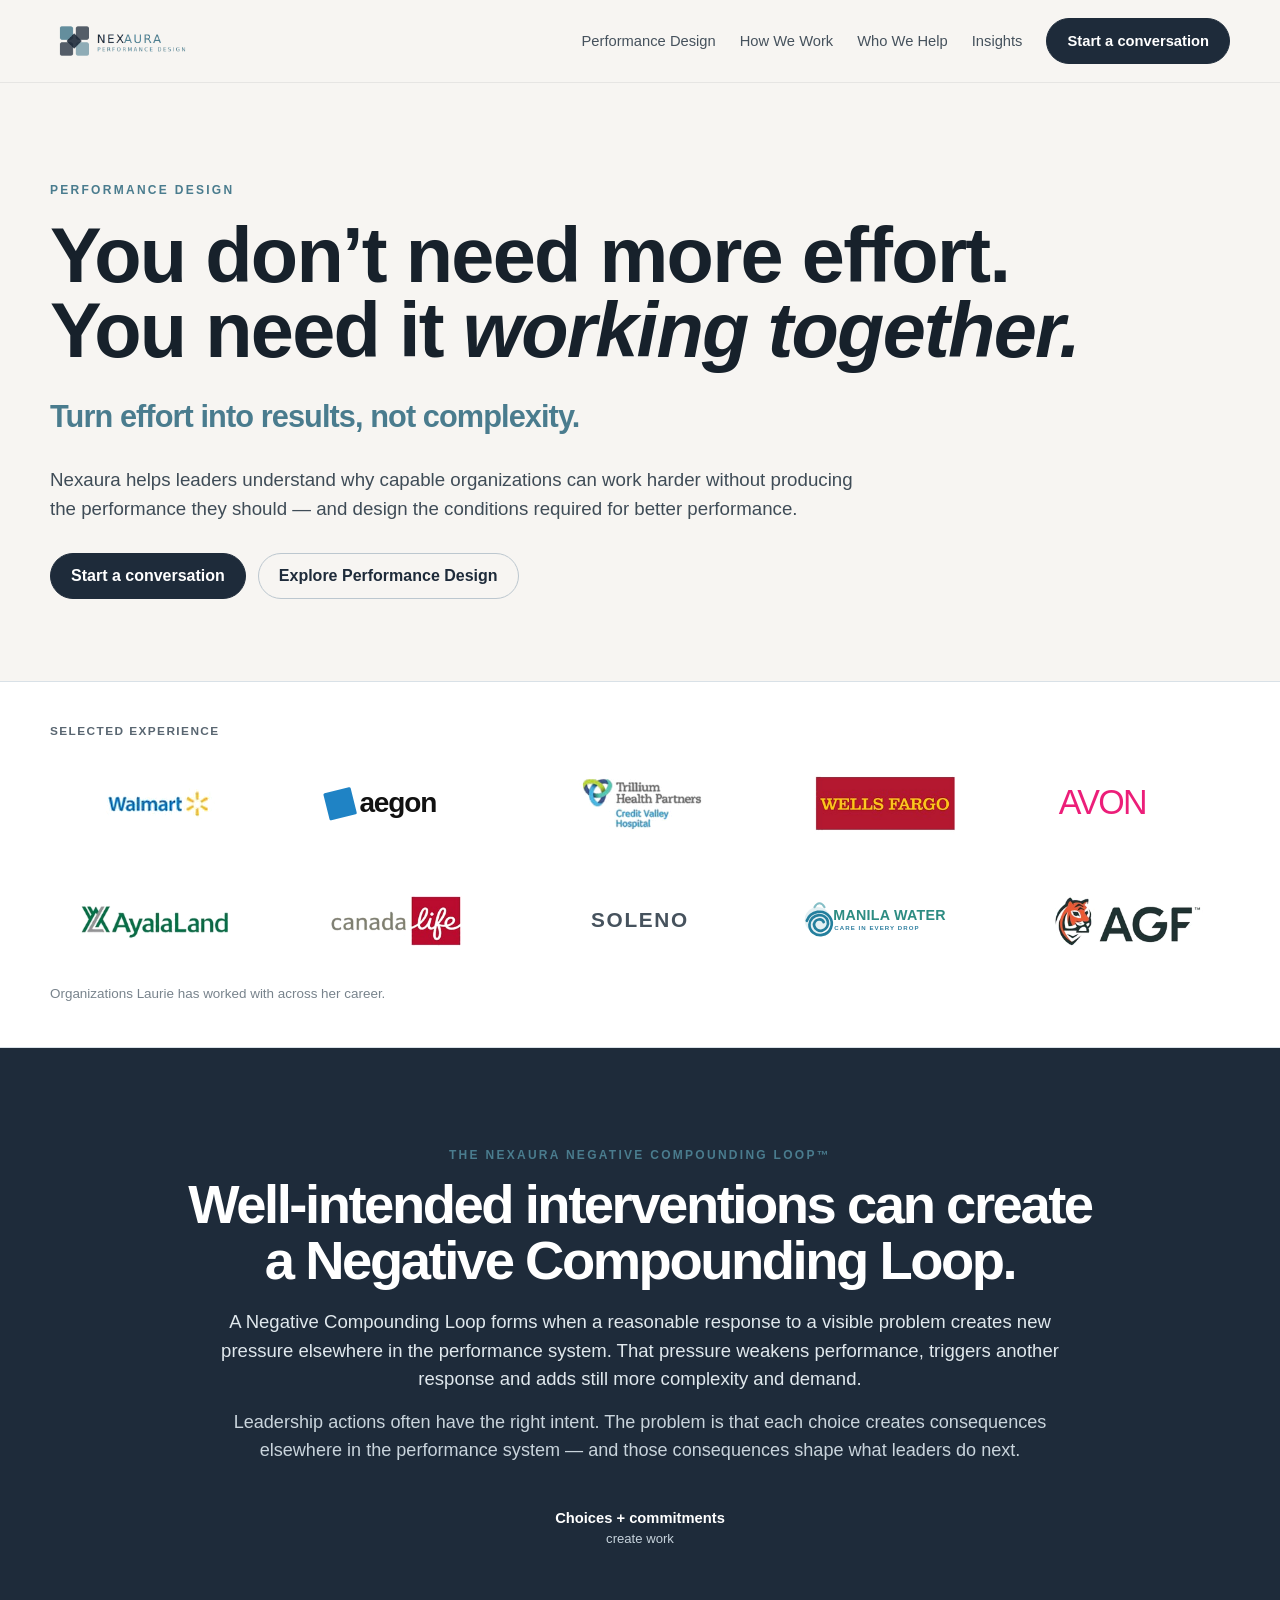
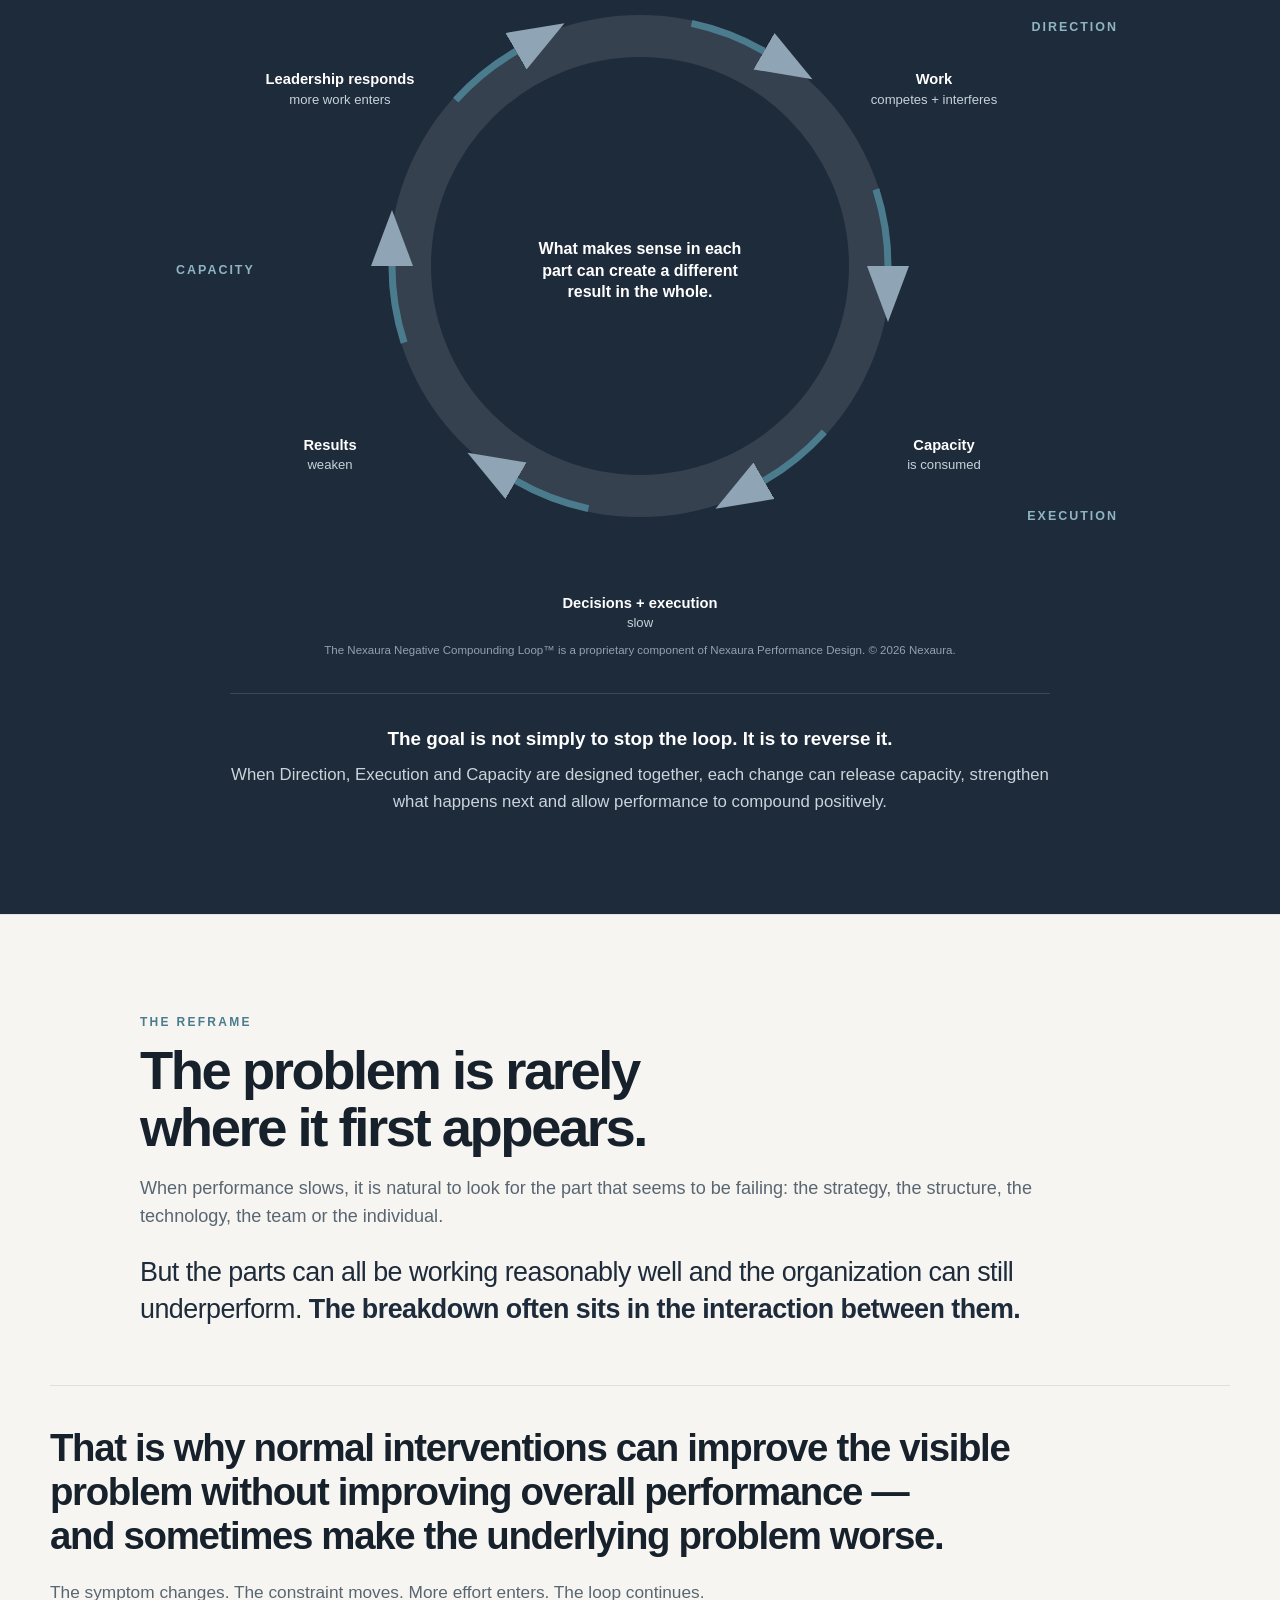
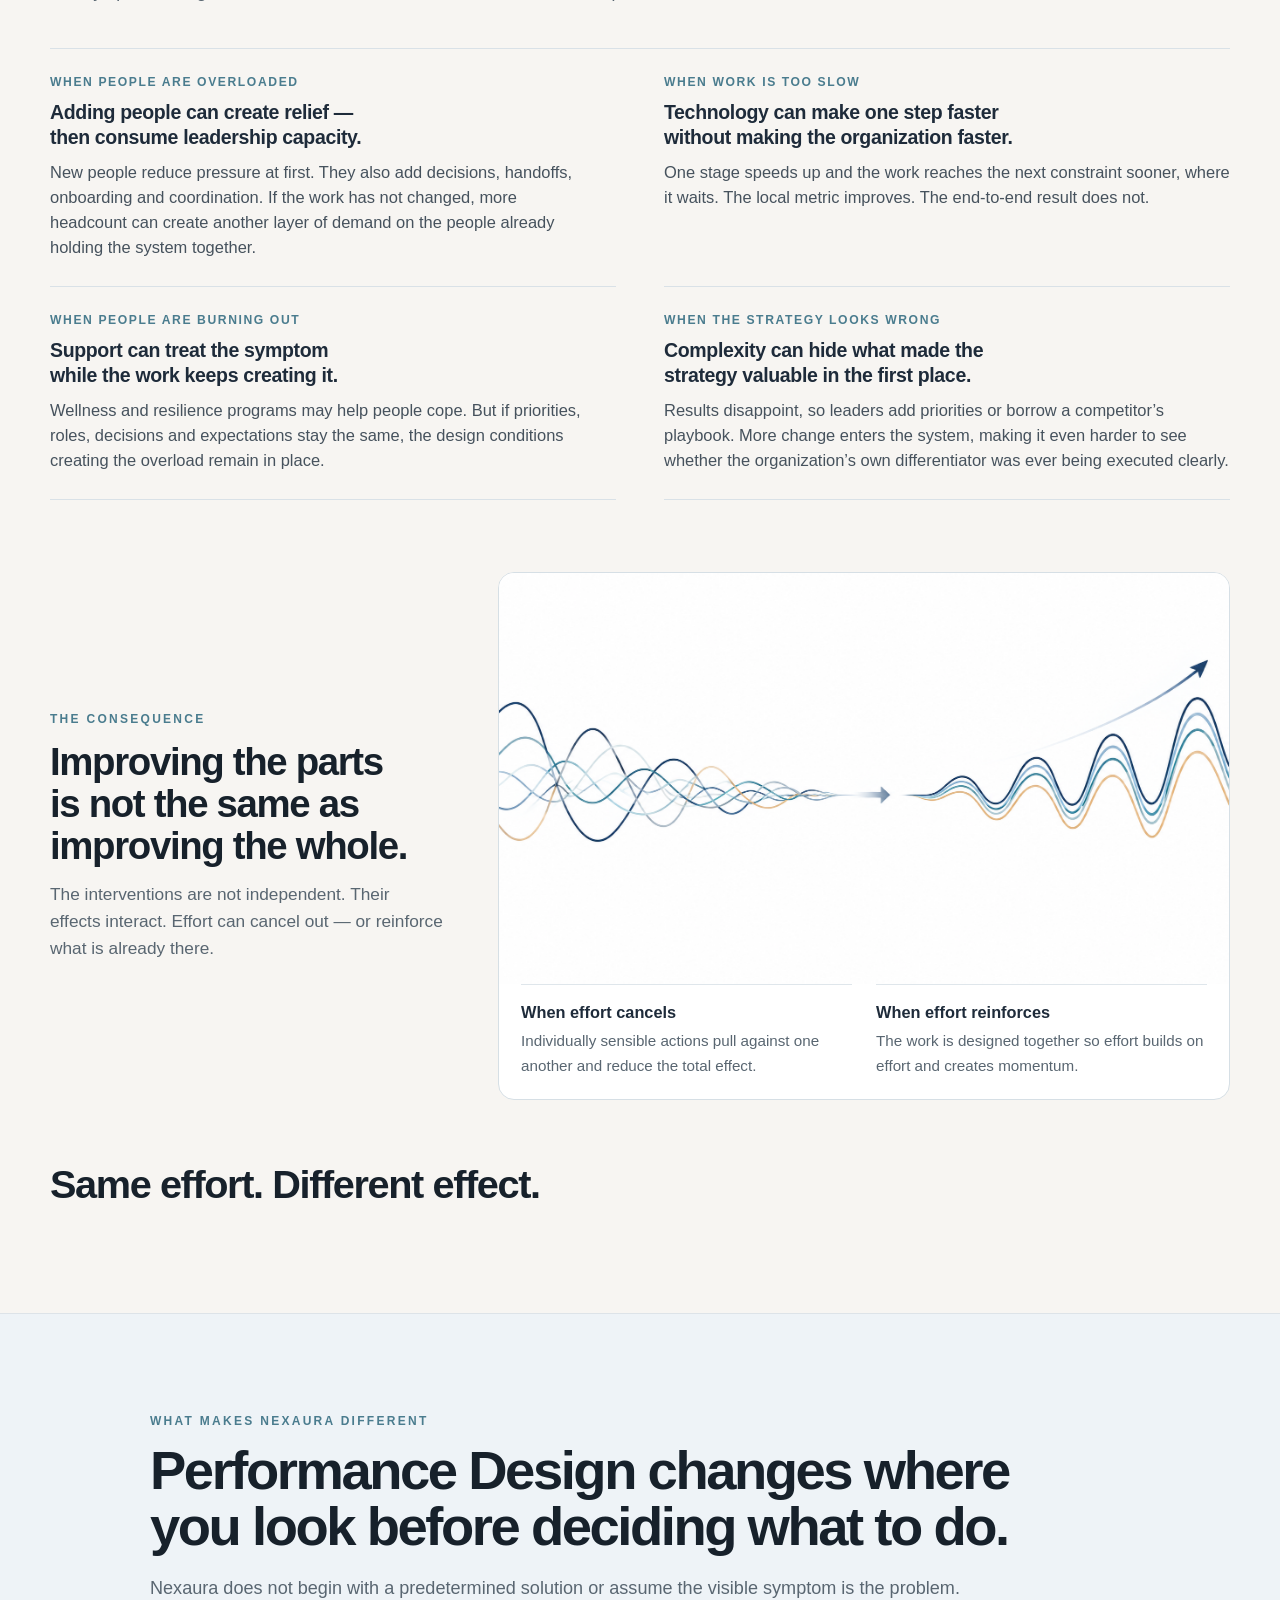
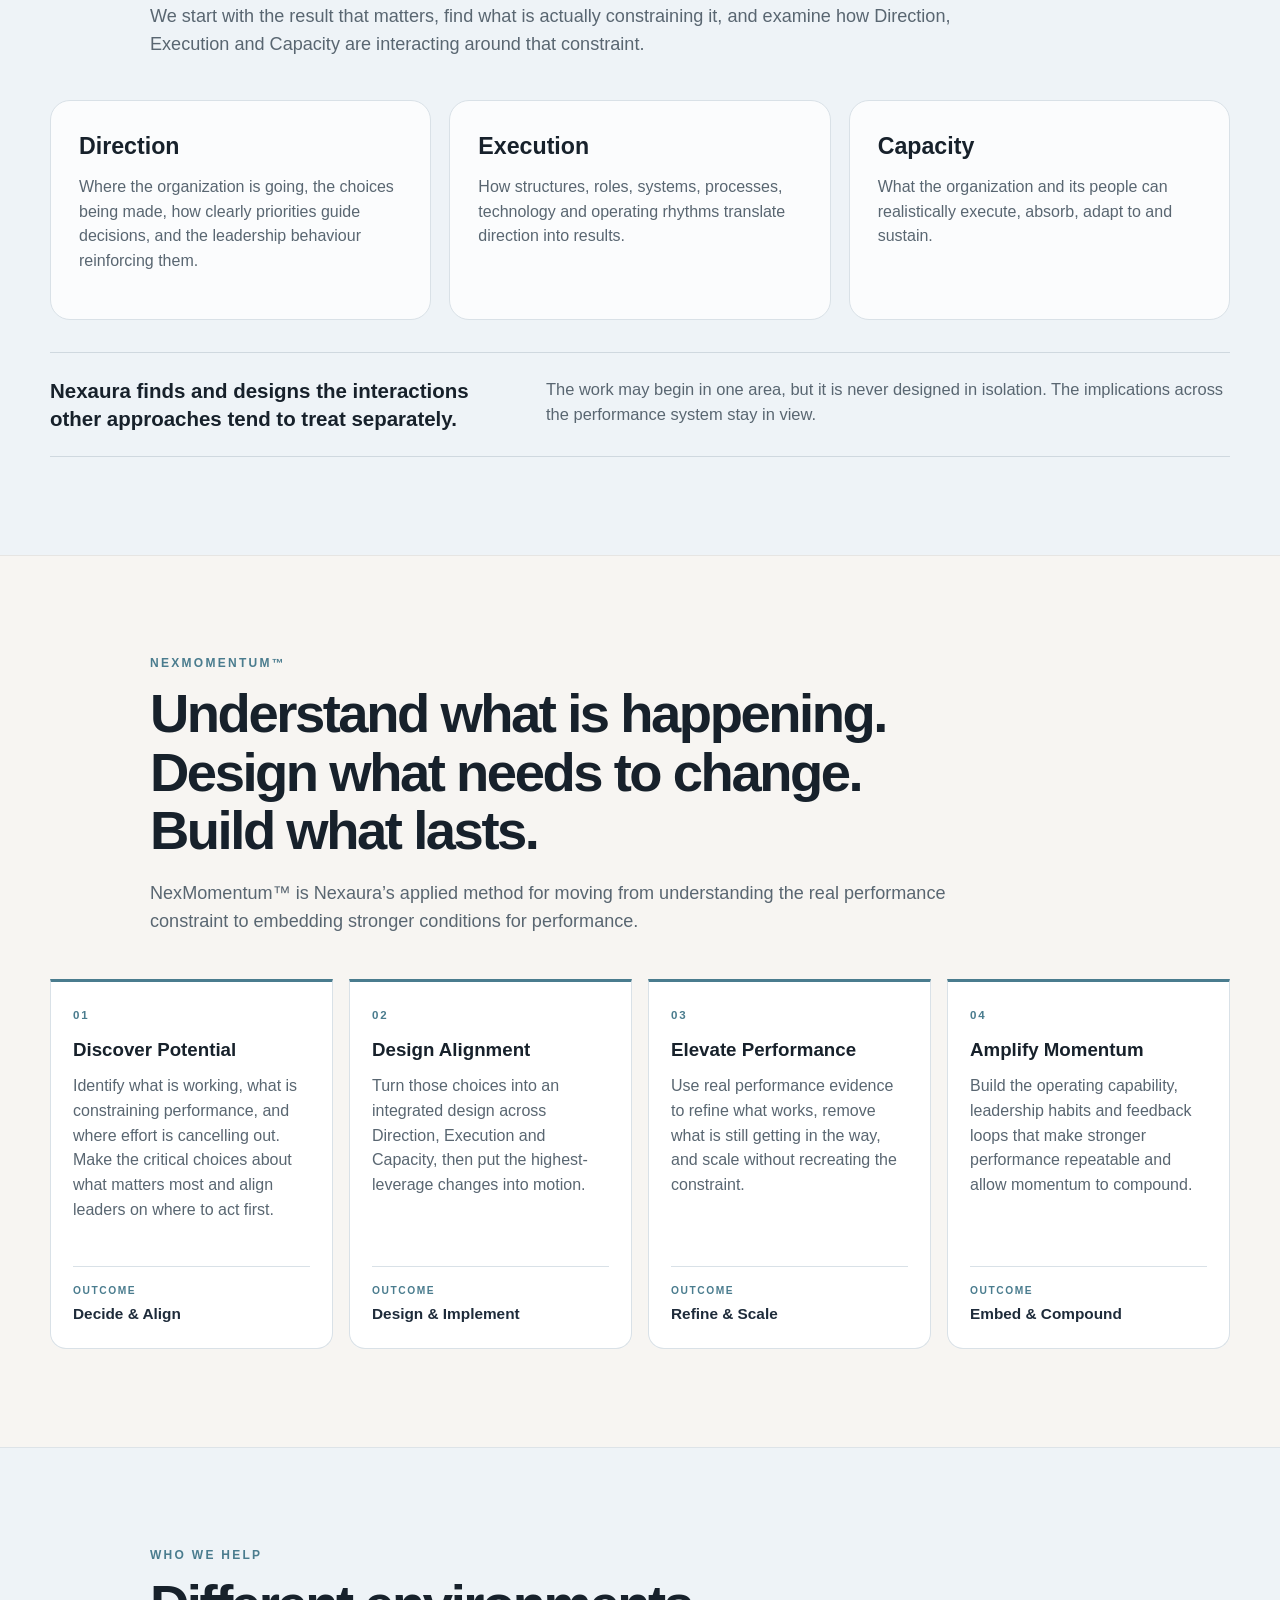
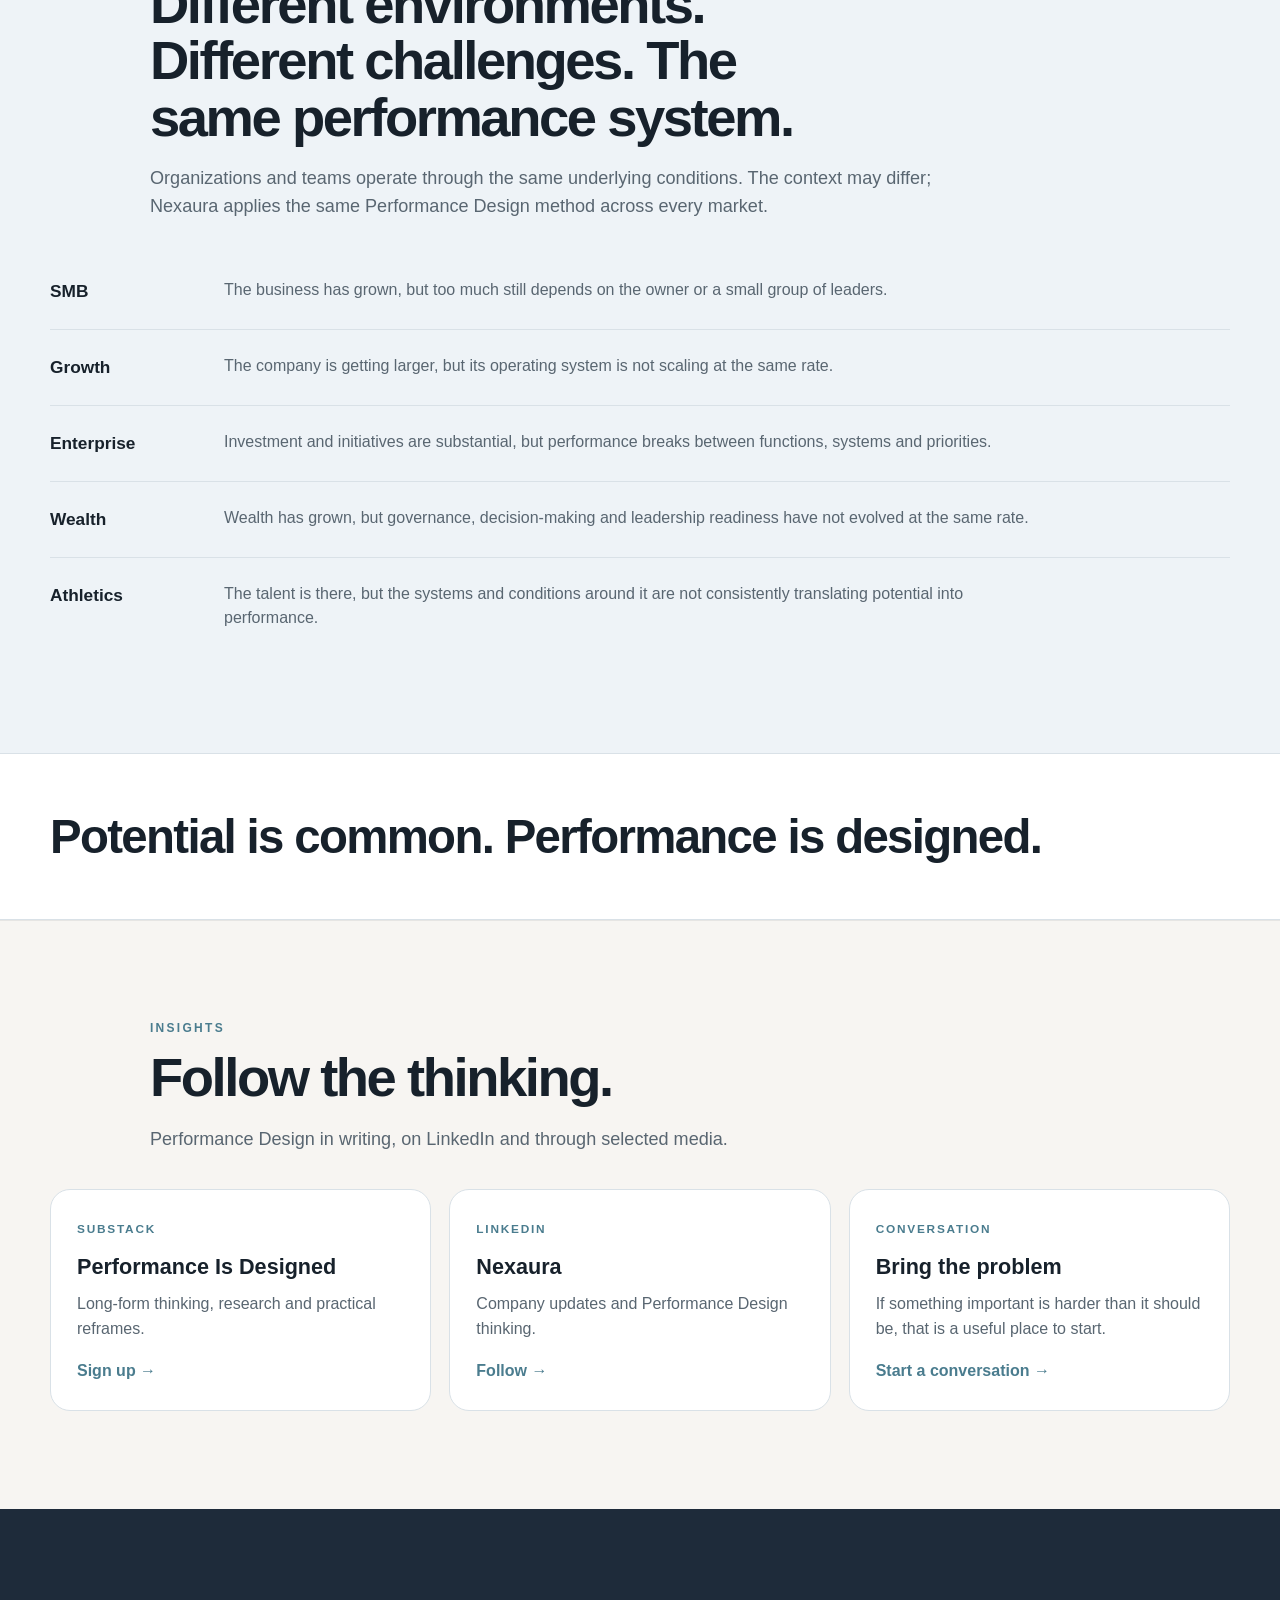
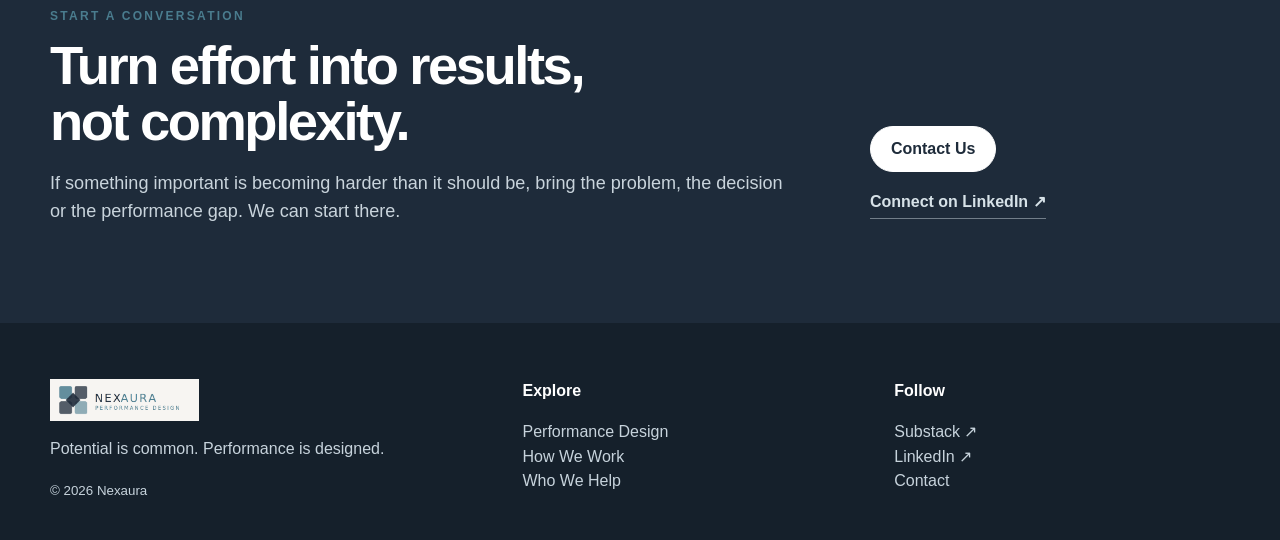
<file: index.html>
<!DOCTYPE html>

<html lang="en">
<head>
<meta charset="utf-8"/>
<meta content="width=device-width, initial-scale=1" name="viewport"/>
<title>Nexaura | Performance Design</title>
<meta content="Nexaura helps organizations turn effort into results, not wasted energy. We design the conditions for Direction, Execution and Capacity to work together instead of cancelling each other out. The Nexaura Negative Compounding Loop explains how reasonable interventions can add pressure, complexity and demand." name="description"/>
<meta content="website" property="og:type"/>
<meta content="https://nexaura.io/" property="og:url"/>
<meta content="Nexaura | Performance Design" property="og:title"/>
<meta content="Nexaura helps organizations turn effort into results, not wasted energy. We design the conditions for Direction, Execution and Capacity to work together instead of cancelling each other out. The Nexaura Negative Compounding Loop explains how reasonable interventions can add pressure, complexity and demand." property="og:description"/>
<meta content="https://nexaura.io/nexaura-social-preview-v1.jpg" property="og:image"/>
<meta content="https://nexaura.io/nexaura-social-preview-v1.jpg" property="og:image:secure_url"/>
<meta content="1200" property="og:image:width"/>
<meta content="630" property="og:image:height"/>
<meta content="Nexaura Performance Design logo" property="og:image:alt"/>
<meta content="summary_large_image" name="twitter:card"/>
<meta content="Nexaura | Performance Design" name="twitter:title"/>
<meta content="Nexaura helps organizations turn effort into results, not wasted energy. We design the conditions for Direction, Execution and Capacity to work together instead of cancelling each other out. The Nexaura Negative Compounding Loop explains how reasonable interventions can add pressure, complexity and demand." name="twitter:description"/>
<meta content="https://nexaura.io/nexaura-social-preview-v1.jpg" name="twitter:image"/>
<link href="styles.css" rel="stylesheet"/>
</head>
<body id="top">
<nav class="nav">
<div class="container nav-inner">
<a aria-label="Nexaura home" class="brand" href="#top">
<img alt="Nexaura Performance Design" src="nexaura-logo.png"/>
</a>
<button aria-expanded="false" aria-label="Open navigation" class="menu-btn" type="button">☰</button>
<div class="nav-links">
<a href="#performance-design">Performance Design</a>
<a href="#how-we-work">How We Work</a>
<a href="#who-we-help">Who We Help</a>
<a href="#insights">Insights</a>
<a class="nav-cta" href="#contact">Start a conversation</a>
</div>
</div>
</nav>
<header class="hero">
<div class="container">
<div class="eyebrow">Performance Design</div>
<h1 class="hero-title">
<span class="hero-line">You don’t need more effort.</span>
<span class="hero-line">You need it <em>working together.</em></span>
</h1>
<div class="promise-line">Turn effort into results, not complexity.</div>
<p class="lede">Nexaura helps leaders understand why capable organizations can work harder without producing the performance they should — and design the conditions required for better performance.</p>
<div class="hero-actions">
<a class="button" href="#contact">Start a conversation</a>
<a class="button secondary" href="#performance-design">Explore Performance Design</a>
</div>
</div>
</header>
<section class="credibility">
<div class="container">
<p class="credibility-label">Selected experience</p>
<div class="client-grid">
<div class="client-logo"><img alt="Walmart" src="client-walmart.png"/></div>
<div class="client-logo"><img alt="Aegon" src="client-aegon.svg"/></div>
<div class="client-logo"><img alt="Trillium Health Partners" src="client-trillium-health-partners.png"/></div>
<div class="client-logo"><img alt="Wells Fargo" src="client-wells-fargo.png"/></div>
<div class="client-logo"><img alt="Avon" src="client-avon.svg"/></div>
<div class="client-logo"><img alt="Ayala Land" src="client-ayala-land.png"/></div>
<div class="client-logo"><img alt="Canada Life" src="client-canada-life.png"/></div>
<div aria-label="Soleno" class="client-logo client-name">SOLENO</div>
<div class="client-logo"><img alt="Manila Water" src="client-manila-water.svg"/></div>
<div class="client-logo"><img alt="AGF" src="client-agf.png"/></div>
</div>
<p class="credibility-note">Organizations Laurie has worked with across her career.</p>
</div>
</section>
<section class="section dark" id="problem">
<div class="container light-copy loop-heading">
<div class="eyebrow">The Nexaura Negative Compounding Loop™</div>
<h2>Well-intended interventions can create a Negative Compounding Loop.</h2>
<p class="section-intro loop-definition">A Negative Compounding Loop forms when a reasonable response to a visible problem creates new pressure elsewhere in the performance system. That pressure weakens performance, triggers another response and adds still more complexity and demand.</p>
<p class="section-intro loop-context">Leadership actions often have the right intent. The problem is that each choice creates consequences elsewhere in the performance system — and those consequences shape what leaders do next.</p>
</div>
<div class="container loop-stage">
<div class="loop-ring">
<svg aria-label="The Nexaura Negative Compounding Loop across Direction, Execution and Capacity" viewbox="0 0 720 720">
<desc>The Nexaura Negative Compounding Loop shows how reasonable leadership responses can create pressure elsewhere in the performance system, weaken results and trigger additional responses, complexity and demand.</desc>
<defs>
<marker id="loopArrow" markerheight="10" markerwidth="10" orient="auto" refx="0" refy="3">
<path d="M0,0 L0,6 L8,3 z" fill="#8FA4B4"></path>
</marker>
</defs>
<circle cx="360" cy="360" fill="none" r="230" stroke="rgba(255,255,255,.10)" stroke-width="42"></circle>
<path d="M411.6 117.4 A248 248 0 0 1 484.0 145.2" fill="none" marker-end="url(#loopArrow)" stroke="#4A7C8E" stroke-width="7"></path>
<path d="M595.9 283.4 A248 248 0 0 1 608.0 360.0" fill="none" marker-end="url(#loopArrow)" stroke="#4A7C8E" stroke-width="7"></path>
<path d="M544.3 525.9 A248 248 0 0 1 484.0 574.8" fill="none" marker-end="url(#loopArrow)" stroke="#4A7C8E" stroke-width="7"></path>
<path d="M308.4 602.6 A248 248 0 0 1 236.0 574.8" fill="none" marker-end="url(#loopArrow)" stroke="#4A7C8E" stroke-width="7"></path>
<path d="M124.1 436.6 A248 248 0 0 1 112.0 360.0" fill="none" marker-end="url(#loopArrow)" stroke="#4A7C8E" stroke-width="7"></path>
<path d="M175.7 194.1 A248 248 0 0 1 236.0 145.2" fill="none" marker-end="url(#loopArrow)" stroke="#4A7C8E" stroke-width="7"></path>
</svg>
<div class="loop-centre">What makes sense in each part can create a different result in the whole.</div>
<div class="loop-system-label system-direction">Direction</div>
<div class="loop-system-label system-execution">Execution</div>
<div class="loop-system-label system-capacity">Capacity</div>
<div class="loop-label l1"><b>Choices + commitments</b><span>create work</span></div>
<div class="loop-label l2"><b>Work</b><span>competes + interferes</span></div>
<div class="loop-label l3"><b>Capacity</b><span>is consumed</span></div>
<div class="loop-label l4"><b>Decisions + execution</b><span>slow</span></div>
<div class="loop-label l5"><b>Results</b><span>weaken</span></div>
<div class="loop-label l6"><b>Leadership responds</b><span>more work enters</span></div>
</div>
</div>
<div class="container light-copy loop-after">
<p class="loop-ownership">The Nexaura Negative Compounding Loop™ is a proprietary component of Nexaura Performance Design. © 2026 Nexaura.</p>
<div class="loop-counterpoint">
<p><strong>The goal is not simply to stop the loop. It is to reverse it.</strong></p>
<p>When Direction, Execution and Capacity are designed together, each change can release capacity, strengthen what happens next and allow performance to compound positively.</p>
</div>
</div>
</section>

<section class="section reframe-section" id="reframe">
<div class="container prose-width reframe-intro">
<div class="eyebrow">The reframe</div>
<h2>The problem is rarely where it first appears.</h2>
<p class="section-intro reframe-lede">When performance slows, it is natural to look for the part that seems to be failing: the strategy, the structure, the technology, the team or the individual.</p>
<p class="reframe-turn">But the parts can all be working reasonably well and the organization can still underperform. <strong>The breakdown often sits in the interaction between them.</strong></p>
</div>
<div class="container intersection-reframe">
<h3>That is why normal interventions can improve the visible problem without improving overall performance — and sometimes make the underlying problem worse.</h3>
<p class="intersection-note">The symptom changes. The constraint moves. More effort enters. The loop continues.</p>
<div class="reframe-examples">
<article>
<span>When people are overloaded</span>
<h4>Adding people can create relief — then consume leadership capacity.</h4>
<p>New people reduce pressure at first. They also add decisions, handoffs, onboarding and coordination. If the work has not changed, more headcount can create another layer of demand on the people already holding the system together.</p>
</article>
<article>
<span>When work is too slow</span>
<h4>Technology can make one step faster without making the organization faster.</h4>
<p>One stage speeds up and the work reaches the next constraint sooner, where it waits. The local metric improves. The end-to-end result does not.</p>
</article>
<article>
<span>When people are burning out</span>
<h4>Support can treat the symptom while the work keeps creating it.</h4>
<p>Wellness and resilience programs may help people cope. But if priorities, roles, decisions and expectations stay the same, the design conditions creating the overload remain in place.</p>
</article>
<article>
<span>When the strategy looks wrong</span>
<h4>Complexity can hide what made the strategy valuable in the first place.</h4>
<p>Results disappoint, so leaders add priorities or borrow a competitor’s playbook. More change enters the system, making it even harder to see whether the organization’s own differentiator was ever being executed clearly.</p>
</article>
</div>
</div>
<div class="container wave-block">
<div class="wave-copy">
<div class="eyebrow">The consequence</div>
<h3>Improving the parts is not the same as improving the whole.</h3>
<p>The interventions are not independent. Their effects interact. Effort can cancel out — or reinforce what is already there.</p>
</div>
<div class="wave-reference">
<img alt="Multiple efforts cancelling before aligning and building together" src="wave-amplified.png"/>
<div class="wave-meaning">
<div><strong>When effort cancels</strong><span>Individually sensible actions pull against one another and reduce the total effect.</span></div>
<div><strong>When effort reinforces</strong><span>The work is designed together so effort builds on effort and creates momentum.</span></div>
</div>
</div>
</div>
<div class="container pull-line">Same effort. Different effect.</div>
</section>

<section class="section soft" id="performance-design">
<div class="container prose-width">
<div class="eyebrow">What makes Nexaura different</div>
<h2>Performance Design changes where you look before deciding what to do.</h2>
<p class="section-intro">Nexaura does not begin with a predetermined solution or assume the visible symptom is the problem. We start with the result that matters, find what is actually constraining it, and examine how Direction, Execution and Capacity are interacting around that constraint.</p>
</div>
<div class="container three-up">
<article class="pillar">
<h3>Direction</h3>
<p>Where the organization is going, the choices being made, how clearly priorities guide decisions, and the leadership behaviour reinforcing them.</p>
</article>
<article class="pillar">
<h3>Execution</h3>
<p>How structures, roles, systems, processes, technology and operating rhythms translate direction into results.</p>
</article>
<article class="pillar">
<h3>Capacity</h3>
<p>What the organization and its people can realistically execute, absorb, adapt to and sustain.</p>
</article>
</div>
<div class="container design-principle">
<strong>Nexaura finds and designs the interactions other approaches tend to treat separately.</strong>
<span>The work may begin in one area, but it is never designed in isolation. The implications across the performance system stay in view.</span>
</div>
</section>

<section class="section" id="how-we-work">
<div class="container prose-width">
<div class="eyebrow">NexMomentum™</div>
<div class="nexmomentum-lines"><h2><span>Understand what is happening.</span><span>Design what needs to change.</span><span>Build what lasts.</span></h2></div>
<p class="section-intro">NexMomentum™ is Nexaura’s applied method for moving from understanding the real performance constraint to embedding stronger conditions for performance.</p>
</div>
<div class="container journey">
<article class="step">
<span>01</span>
<h3>Discover Potential</h3>
<p>Identify what is working, what is constraining performance, and where effort is cancelling out. Make the critical choices about what matters most and align leaders on where to act first.</p>
<strong><small>Outcome</small>Decide &amp; Align</strong>
</article>
<article class="step">
<span>02</span>
<h3>Design Alignment</h3>
<p>Turn those choices into an integrated design across Direction, Execution and Capacity, then put the highest-leverage changes into motion.</p>
<strong><small>Outcome</small>Design &amp; Implement</strong>
</article>
<article class="step">
<span>03</span>
<h3>Elevate Performance</h3>
<p>Use real performance evidence to refine what works, remove what is still getting in the way, and scale without recreating the constraint.</p>
<strong><small>Outcome</small>Refine &amp; Scale</strong>
</article>
<article class="step">
<span>04</span>
<h3>Amplify Momentum</h3>
<p>Build the operating capability, leadership habits and feedback loops that make stronger performance repeatable and allow momentum to compound.</p>
<strong><small>Outcome</small>Embed &amp; Compound</strong>
</article>
</div>
</section>
<section class="section soft" id="who-we-help">
<div class="container prose-width">
<div class="eyebrow">Who we help</div>
<h2>Different environments. Different challenges. The same performance system.</h2>
<p class="section-intro">Organizations and teams operate through the same underlying conditions. The context may differ; Nexaura applies the same Performance Design method across every market.</p>
</div>
<div class="container markets">
<div class="market"><b>SMB</b><span>The business has grown, but too much still depends on the owner or a small group of leaders.</span></div>
<div class="market"><b>Growth</b><span>The company is getting larger, but its operating system is not scaling at the same rate.</span></div>
<div class="market"><b>Enterprise</b><span>Investment and initiatives are substantial, but performance breaks between functions, systems and priorities.</span></div>
<div class="market"><b>Wealth</b><span>Wealth has grown, but governance, decision-making and leadership readiness have not evolved at the same rate.</span></div>
<div class="market"><b>Athletics</b><span>The talent is there, but the systems and conditions around it are not consistently translating potential into performance.</span></div>
</div>
</section>
<section class="brand-statement">
<div class="container">
<p>Potential is common. Performance is designed.</p>
</div>
</section>
<section class="section" id="insights">
<div class="container prose-width">
<div class="eyebrow">Insights</div>
<h2>Follow the thinking.</h2>
<p class="section-intro">Performance Design in writing, on LinkedIn and through selected media.</p>
</div>
<div class="container insight-grid">
<article><span>Substack</span><h3>Performance Is Designed</h3><p>Long-form thinking, research and practical reframes.</p><a href="https://performanceisdesigned.substack.com">Sign up →</a></article>
<article><span>LinkedIn</span><h3>Nexaura</h3><p>Company updates and Performance Design thinking.</p><a href="https://www.linkedin.com/company/nexauraperformance/">Follow →</a></article>
<article><span>Conversation</span><h3>Bring the problem</h3><p>If something important is harder than it should be, that is a useful place to start.</p><a href="#contact">Start a conversation →</a></article>
</div>
</section>
<section class="section dark final-cta" id="contact">
<div class="container contact-landing light-copy">
<div>
<div class="eyebrow">Start a conversation</div>
<h2>Turn effort into results, not complexity.</h2>
<p class="section-intro">If something important is becoming harder than it should be, bring the problem, the decision or the performance gap. We can start there.</p>
</div>
<div class="contact-actions">
<a class="button light-button" href="mailto:contact@nexaura.io?subject=Nexaura%20conversation">Contact Us</a>
<a class="contact-link" href="https://www.linkedin.com/company/nexauraperformance/" rel="noopener" target="_blank">Connect on LinkedIn ↗</a>
</div>
</div>
</section>
<footer class="footer">
<div class="container footer-grid landing-footer">
<div>
<img alt="Nexaura Performance Design" src="nexaura-logo.png"/>
<p>Potential is common. Performance is designed.</p>
<small>© 2026 Nexaura</small>
</div>
<div>
<strong>Explore</strong>
<p><a href="#performance-design">Performance Design</a><br/>
<a href="#how-we-work">How We Work</a><br/>
<a href="#who-we-help">Who We Help</a></p>
</div>
<div>
<strong>Follow</strong>
<p><a href="https://performanceisdesigned.substack.com" rel="noopener" target="_blank">Substack ↗</a><br/>
<a href="https://www.linkedin.com/company/nexauraperformance/" rel="noopener" target="_blank">LinkedIn ↗</a><br/>
<a href="#contact">Contact</a></p>
</div>
</div>
</footer>
<script src="script.js"></script>
</body>
</html>
</file>
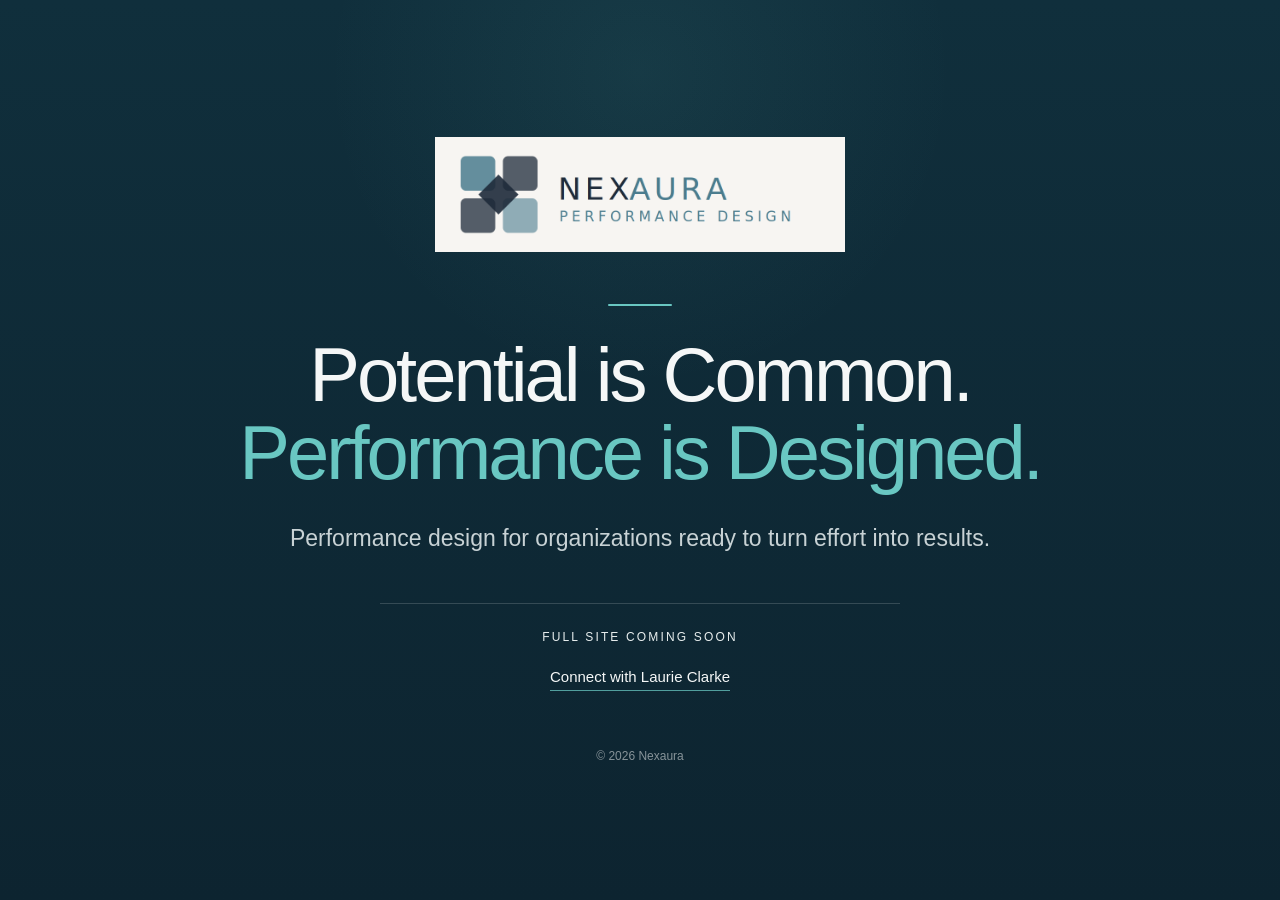
<file: index 2.html>
<!doctype html>
<html lang="en">
<head>
  <meta charset="utf-8" />
  <meta name="viewport" content="width=device-width, initial-scale=1" />
  <title>Nexaura | Performance is Designed</title>
  <meta name="description" content="Nexaura is a performance design company. Potential is Common. Performance is Designed." />
  <style>
    :root {
      --navy:#0d2430;
      --navy2:#102f3c;
      --teal:#69c7c2;
      --text:#f5f7f7;
      --muted:#c8d2d5;
      --line:rgba(255,255,255,.16);
    }
    * { box-sizing:border-box; }
    html,body { margin:0; min-height:100%; }
    body {
      min-height:100vh;
      background:
        radial-gradient(circle at 50% 8%, rgba(105,199,194,.08), transparent 30%),
        linear-gradient(180deg,var(--navy2),var(--navy));
      color:var(--text);
      font-family:-apple-system,BlinkMacSystemFont,"Segoe UI",Inter,Arial,sans-serif;
      display:flex;
      align-items:center;
      justify-content:center;
      padding:32px 24px;
    }
    main {
      width:min(940px,100%);
      text-align:center;
      display:flex;
      flex-direction:column;
      align-items:center;
    }
    .logo {
      width:min(410px,82vw);
      height:auto;
      display:block;
      margin:0 auto 52px;
    }
    .rule {
      width:64px;
      height:2px;
      background:var(--teal);
      margin:0 auto 30px;
      border-radius:2px;
    }
    h1 {
      margin:0;
      font-size:clamp(42px,7vw,76px);
      line-height:1.02;
      font-weight:500;
      letter-spacing:-.04em;
      max-width:900px;
    }
    h1 span { display:block; }
    h1 .accent { color:var(--teal); }
    .intro {
      margin:30px auto 0;
      max-width:710px;
      font-size:clamp(18px,2.3vw,23px);
      line-height:1.55;
      color:var(--muted);
      font-weight:350;
    }
    .coming {
      margin:46px 0 0;
      padding-top:26px;
      border-top:1px solid var(--line);
      width:min(520px,100%);
      text-transform:uppercase;
      letter-spacing:.18em;
      font-size:12px;
      color:#e8eeee;
    }
    .link {
      margin-top:24px;
      display:inline-block;
      color:var(--text);
      text-decoration:none;
      font-size:15px;
      border-bottom:1px solid rgba(105,199,194,.75);
      padding-bottom:5px;
      transition:opacity .2s ease;
    }
    .link:hover { opacity:.72; }
    footer {
      margin-top:58px;
      font-size:12px;
      color:rgba(245,247,247,.52);
    }
    @media (max-width:600px) {
      body { padding:28px 20px; }
      .logo { margin-bottom:42px; width:min(340px,86vw); }
      .intro { margin-top:24px; }
      .coming { margin-top:38px; }
      footer { margin-top:44px; }
    }
  </style>
</head>
<body>
  <main>
    <img class="logo" src="[data-uri]" alt="Nexaura" />
    <div class="rule" aria-hidden="true"></div>
    <h1>
      <span>Potential is Common.</span>
      <span class="accent">Performance is Designed.</span>
    </h1>
    <p class="intro">Performance design for organizations ready to turn effort into results.</p>
    <div class="coming">Full site coming soon</div>
    <a class="link" href="https://laurie-clarke.com">Connect with Laurie Clarke</a>
    <footer>© 2026 Nexaura</footer>
  </main>
</body>
</html>
</file>
<file: styles.css>
:root{
  --deep:#1E2B3A;
  --mid:#2C3E52;
  --teal:#4A7C8E;
  --light:#8FA4B4;
  --pale:#EEF3F7;
  --warm:#F7F5F2;
  --white:#fff;
  --ink:#17212b;
  --muted:#596671;
  --line:#d9e1e7;
  --max:1180px;
}
*{box-sizing:border-box}
html{scroll-behavior:smooth}
body{margin:0;font-family:Inter,ui-sans-serif,-apple-system,BlinkMacSystemFont,"Segoe UI",Helvetica,Arial,sans-serif;background:var(--warm);color:var(--ink);line-height:1.55;-webkit-font-smoothing:antialiased}
a{text-decoration:none;color:inherit}
img{max-width:100%;display:block}
.container{width:min(var(--max),calc(100% - 48px));margin:0 auto}
.nav{position:sticky;top:0;z-index:50;background:rgba(247,245,242,.94);backdrop-filter:blur(14px);border-bottom:1px solid rgba(30,43,58,.08)}
.nav-inner{min-height:82px;display:flex;align-items:center;justify-content:space-between;gap:24px}
.brand img{height:44px;width:auto}
.nav-links{display:flex;align-items:center;gap:24px;font-size:.92rem;color:#46525d}
.nav-links a:hover{color:var(--teal)}
.nav-cta,.button{display:inline-flex;align-items:center;justify-content:center;min-height:46px;padding:0 20px;border-radius:999px;background:var(--deep);color:white;border:1px solid var(--deep);font-weight:650}
.button.secondary{background:transparent;color:var(--deep);border-color:#bcc7cf}
.button.secondary:hover{background:white}
.menu-btn{display:none;border:0;background:none;font-size:1.55rem;color:var(--deep)}

.hero{padding:98px 0 82px}
.eyebrow{font-size:.75rem;letter-spacing:.19em;text-transform:uppercase;color:var(--teal);font-weight:750}
.hero-title{margin:18px 0 0;font-size:clamp(3.7rem,6.05vw,6.15rem);line-height:.98;letter-spacing:-.06em;font-weight:660}
.hero-line{display:block;white-space:nowrap}
.hero-title em{font-style:italic;font-weight:600;color:var(--teal)}
.promise-line{margin-top:24px;font-size:clamp(1.55rem,2.4vw,2.3rem);letter-spacing:-.03em;color:var(--teal);font-weight:620}
.lede{max-width:780px;margin:24px 0 0;font-size:1.17rem;color:#3f4c57}
.hero-actions{display:flex;gap:12px;flex-wrap:wrap;margin-top:30px}

.credibility{padding:34px 0 36px;background:var(--white);border-top:1px solid var(--line);border-bottom:1px solid var(--line)}
.credibility-label{margin:0 0 20px;color:var(--muted);font-size:.74rem;font-weight:700;letter-spacing:.12em;text-transform:uppercase}
.client-grid{display:grid;grid-template-columns:repeat(5,minmax(0,1fr));gap:1rem 1.5rem;align-items:center}
.client-logo{min-height:66px;display:flex;align-items:center;justify-content:center;padding:.35rem .7rem}
.client-logo img{max-height:52px;width:auto;height:auto;filter:grayscale(1);opacity:.68;transition:.18s ease}
.client-logo:hover img{filter:grayscale(0);opacity:1}
.client-name{color:var(--muted);font-size:1.05rem;font-weight:750;letter-spacing:.08em;opacity:.72}
.credibility-note{margin:16px 0 0;font-size:.84rem;color:#78838c}

.section{padding:98px 0;border-top:1px solid rgba(30,43,58,.08)}
.section.soft{background:var(--pale)}
.section.dark{background:var(--deep);color:white;border-top:0}
.prose-width{max-width:1040px}
.section h2{margin:12px 0 18px;font-size:clamp(2.35rem,4.25vw,4.45rem);line-height:1.04;letter-spacing:-.045em;font-weight:620;text-wrap:balance}
.section-intro{margin:0;max-width:900px;font-size:1.13rem;color:var(--muted);text-wrap:pretty}
.light-copy .section-intro{color:#c9d4dc}

.narrative-grid{display:grid;grid-template-columns:.9fr 1.1fr;gap:56px;align-items:center;margin-top:50px}
.narrative-copy h3{margin:0 0 18px;font-size:clamp(1.65rem,2.7vw,2.7rem);line-height:1.08;letter-spacing:-.035em;text-wrap:balance}
.narrative-copy p{font-size:1.06rem;color:var(--muted)}
.narrative-copy .emphasis{color:var(--deep);font-weight:650}
.wave-reference{padding:0}
.wave-reference img{width:100%;height:auto;border-radius:0}
.pull-line{margin-top:54px;font-size:clamp(1.75rem,3.1vw,3rem);font-weight:620;letter-spacing:-.035em}

.three-up{display:grid;grid-template-columns:repeat(3,1fr);gap:18px;margin-top:42px}
.pillar{background:rgba(255,255,255,.8);border:1px solid var(--line);border-radius:20px;padding:28px;min-height:220px}
.pillar h3{margin:0 0 10px;font-size:1.45rem}
.pillar p{margin:0;color:var(--muted)}
.design-principle{margin-top:32px;padding:24px 0;border-top:1px solid #cfd8df;border-bottom:1px solid #cfd8df;display:grid;grid-template-columns:.8fr 1.2fr;gap:40px;align-items:start}
.design-principle strong{font-size:1.28rem;line-height:1.35}
.design-principle span{color:var(--muted);font-size:1.03rem}

.loop-stage{display:flex;justify-content:center;margin-top:34px}
.loop-ring{position:relative;width:min(720px,88vw);aspect-ratio:1/1}
.loop-ring svg{width:100%;height:100%}
.loop-centre{position:absolute;left:50%;top:50%;transform:translate(-50%,-50%);width:230px;text-align:center;color:white;font-size:1rem;line-height:1.35;font-weight:600}
.loop-label{position:absolute;width:180px;text-align:center;color:white;line-height:1.22}
.loop-label b{display:block;font-size:.93rem}
.loop-label span{font-size:.84rem;color:#c6d2db}
.l1{left:270px;top:4px}.l2{right:-24px;top:165px}.l3{right:-34px;bottom:160px}.l4{left:270px;bottom:2px}.l5{left:-40px;bottom:160px}.l6{left:-30px;top:165px}

.journey{display:grid;grid-template-columns:repeat(4,1fr);gap:16px;margin-top:44px}
.step{background:white;border:1px solid var(--line);border-top:3px solid var(--teal);padding:25px 22px;border-radius:0 0 16px 16px;min-height:250px}
.step>span{font-size:.72rem;letter-spacing:.16em;text-transform:uppercase;color:var(--teal);font-weight:750}
.step h3{font-size:1.17rem;margin:10px 0}
.step p{color:var(--muted);margin:0}
.step strong{display:block;margin-top:16px;color:var(--mid);font-size:.91rem}

.markets{margin-top:34px}
.market{display:grid;grid-template-columns:150px 1fr 170px;gap:24px;align-items:start;padding:24px 0;border-top:1px solid var(--line)}
.market:first-child{border-top:0}
.market b{font-size:1.08rem}
.market span{color:var(--muted)}
.market small{text-align:right;color:#6b7883}

.brand-statement{padding:58px 0;background:var(--white);border-top:1px solid var(--line);border-bottom:1px solid var(--line)}
.brand-statement p{margin:0;font-size:clamp(2rem,3.7vw,3.65rem);line-height:1.04;letter-spacing:-.04em;font-weight:620;white-space:nowrap}

.insight-grid{display:grid;grid-template-columns:repeat(3,1fr);gap:18px;margin-top:36px}
.insight-grid article{background:white;border:1px solid var(--line);border-radius:20px;padding:26px}
.insight-grid article>span{font-size:.74rem;letter-spacing:.15em;text-transform:uppercase;color:var(--teal);font-weight:750}
.insight-grid h3{margin:10px 0 8px;font-size:1.35rem}
.insight-grid p{color:var(--muted);margin:0}
.insight-grid a{display:inline-block;margin-top:18px;color:var(--teal);font-weight:650}

.final-cta .button{margin-top:30px}
.light-button{background:white;color:var(--deep);border-color:white}

.footer{padding:56px 0 30px;background:#15202b;color:white}
.footer-grid{display:grid;grid-template-columns:1.3fr 1fr 1fr;gap:36px}
.footer img{height:42px;width:auto}
.footer p,.footer a,.footer small{color:#c7d3dc}
.footer a:hover{color:white}

.page-hero{padding:76px 0 58px}
.page-hero h1{font-size:clamp(3rem,6vw,5.5rem);line-height:.98;letter-spacing:-.05em;margin:16px 0 20px;max-width:1100px}

@media(max-width:1040px){
  .hero-title{font-size:clamp(3.2rem,5.7vw,5.4rem)}
  .client-grid{grid-template-columns:repeat(3,1fr)}
}
@media(max-width:900px){
  .nav-links{display:none;position:absolute;top:82px;left:0;right:0;background:var(--warm);padding:22px 24px;flex-direction:column;align-items:flex-start;border-bottom:1px solid var(--line)}
  .nav-links.open{display:flex}
  .menu-btn{display:block}
  .narrative-grid,.design-principle{grid-template-columns:1fr}
  .three-up,.journey,.insight-grid{grid-template-columns:1fr 1fr}
  .market{grid-template-columns:1fr}
  .market small{text-align:left}
  .brand-statement p{white-space:normal}
  .footer-grid{grid-template-columns:1fr}
}
@media(max-width:700px){
  .container{width:min(100% - 30px,var(--max))}
  .hero{padding:64px 0 56px}
  .hero-title{font-size:clamp(2.8rem,13vw,4rem)}
  .hero-line{white-space:normal}
  .section{padding:70px 0}
  .three-up,.journey,.insight-grid{grid-template-columns:1fr}
  .client-grid{grid-template-columns:repeat(2,1fr)}
  .loop-label{width:122px}
  .loop-label b{font-size:.72rem}.loop-label span{font-size:.66rem}
  .loop-centre{width:150px;font-size:.76rem}
  .l1{left:calc(50% - 61px);top:-2px}.l4{left:calc(50% - 61px);bottom:-2px}
  .l2{right:-8px;top:22%}.l3{right:-8px;bottom:22%}.l5{left:-8px;bottom:22%}.l6{left:-8px;top:22%}
  .brand-statement p{font-size:2rem}
}

/* v1.6 refinements */
.hero-title{
  letter-spacing:-.035em;
  font-kerning:normal;
  font-feature-settings:"kern" 1;
  max-width:none;
}
.hero-line{
  width:max-content;
  max-width:100%;
}
.hero-title em{
  color:var(--ink);
  text-decoration-line:underline;
  text-decoration-color:var(--teal);
  text-decoration-thickness:.075em;
  text-underline-offset:.12em;
}
.lede{
  max-width:860px;
  text-wrap:pretty;
}
.lede .keep{
  white-space:nowrap;
}
.prose-width{
  max-width:980px;
}
.section-intro{
  max-width:820px;
  text-wrap:pretty;
}
.credibility{
  padding-top:40px;
  padding-bottom:42px;
}
.client-grid{
  grid-template-columns:repeat(5,minmax(0,1fr));
  row-gap:28px;
  column-gap:34px;
}
.client-logo{
  min-height:74px;
  padding:0;
}
.client-logo img{
  filter:none;
  opacity:1;
  max-height:58px;
  max-width:150px;
  object-fit:contain;
}
.client-logo:hover img{
  filter:none;
  opacity:1;
}
.client-name{
  opacity:1;
  color:var(--deep);
}
.credibility-note{
  margin-top:20px;
}
.wave-reference img{
  border-radius:0;
  background:transparent;
}
.wave-meaning{
  display:grid;
  grid-template-columns:1fr 1fr;
  gap:24px;
  margin-top:18px;
}
.wave-meaning div{
  border-top:1px solid var(--line);
  padding-top:14px;
}
.wave-meaning strong{
  display:block;
  color:var(--deep);
  font-size:1.02rem;
  margin-bottom:4px;
}
.wave-meaning span{
  color:var(--muted);
  font-size:.95rem;
}
.loop-heading{
  max-width:1050px;
  margin:0 auto;
  text-align:left;
}
.loop-heading h2{
  max-width:none;
}
.nexmomentum-lines h2 span{
  display:block;
}
.brand-statement p{
  white-space:nowrap;
  letter-spacing:-.035em;
}
@media(max-width:1080px){
  .hero-title{font-size:clamp(3rem,5.2vw,5.35rem)}
}
@media(max-width:900px){
  .client-grid{grid-template-columns:repeat(3,minmax(0,1fr))}
  .hero-line{width:auto}
  .brand-statement p{white-space:normal}
}
@media(max-width:700px){
  .wave-meaning{grid-template-columns:1fr}
  .client-grid{grid-template-columns:repeat(2,minmax(0,1fr))}
  .hero-title{letter-spacing:-.025em}
}

.results-proof-grid{
  display:grid;
  grid-template-columns:1fr 1fr;
  gap:24px;
}
.results-proof{
  background:white;
  border:1px solid var(--line);
  border-radius:22px;
  padding:32px;
}
.results-number{
  font-size:clamp(2.8rem,5vw,5.2rem);
  line-height:.95;
  letter-spacing:-.055em;
  font-weight:680;
  color:var(--deep);
}
.results-proof h2{
  font-size:1.55rem;
  line-height:1.15;
  margin:18px 0 12px;
  letter-spacing:-.02em;
}
.results-proof p{
  color:var(--muted);
}
.results-proof span{
  display:inline-block;
  margin-top:14px;
  color:var(--teal);
  font-weight:700;
}
@media(max-width:800px){.results-proof-grid{grid-template-columns:1fr}}

/* v1.7 homepage 90% refinements */
.hero-title{
  letter-spacing:-.022em;
  font-weight:640;
}
.hero-title em{
  color:var(--ink);
  text-decoration:none;
  border-bottom:4px solid var(--teal);
  padding-bottom:.035em;
}
.lede{
  max-width:940px;
  text-wrap:balance;
}
.client-grid{
  grid-template-columns:repeat(5,minmax(0,1fr));
  gap:28px 38px;
}
.client-logo{
  min-height:88px;
  display:flex;
  align-items:center;
  justify-content:center;
}
.client-logo img{
  max-height:60px;
  max-width:160px;
  width:auto;
  height:auto;
  object-fit:contain;
  filter:none;
  opacity:1;
}
.client-logo.client-name{
  font-size:1.3rem;
  letter-spacing:.08em;
  font-weight:800;
  color:#46525d;
}
.wave-reference{
  background:#fff;
  border:1px solid var(--line);
  border-radius:18px;
  padding:22px 22px 18px;
}
.wave-reference img{
  width:100%;
  height:auto;
  display:block;
}
.wave-meaning{
  margin-top:12px;
}
.wave-meaning div{
  border-top:1px solid #dfe6eb;
  padding-top:13px;
}
.loop-heading{
  max-width:1080px;
  text-align:center;
}
.loop-heading .eyebrow,
.loop-heading h2,
.loop-heading .section-intro{
  text-align:center;
}
.loop-heading .section-intro{
  margin-left:auto;
  margin-right:auto;
  max-width:840px;
}
.nexmomentum-lines h2{
  line-height:1.08;
}
.nexmomentum-lines h2 span{
  display:block;
}
@media(max-width:1050px){
  .hero-title{letter-spacing:-.015em}
  .client-grid{grid-template-columns:repeat(5,minmax(0,1fr));gap:22px 24px}
  .client-logo img{max-width:135px}
}
@media(max-width:900px){
  .client-grid{grid-template-columns:repeat(2,minmax(0,1fr))}
  .client-logo:nth-child(9),
  .client-logo:nth-child(10){justify-self:stretch}
  .wave-reference{padding:16px 14px 14px}
}

/* v1.8 — Results depth + visual polish */
.wave-reference{
  border:1px solid #d6dfe5;
  border-radius:16px;
  overflow:hidden;
  background:#fff;
  padding:0;
}
.wave-reference > img{
  width:100%;
  height:auto;
  background:#fff;
}
.wave-meaning{
  padding:0 22px 20px;
  margin-top:0;
}
.wave-meaning div{
  padding-top:15px;
}

.results-hero .page-lede{
  max-width:860px;
}
.case-grid{
  display:grid;
  grid-template-columns:1fr 1fr;
  gap:24px;
}
.case-card{
  background:#fff;
  border:1px solid var(--line);
  border-radius:22px;
  padding:30px;
  display:flex;
  flex-direction:column;
  min-height:100%;
}
.case-topline{
  display:flex;
  justify-content:space-between;
  gap:18px;
  align-items:baseline;
  margin-bottom:28px;
  border-bottom:1px solid var(--line);
  padding-bottom:14px;
}
.case-sector{
  font-size:.72rem;
  text-transform:uppercase;
  letter-spacing:.15em;
  color:var(--teal);
  font-weight:750;
}
.case-client{
  font-size:.95rem;
  color:var(--deep);
  font-weight:720;
  text-align:right;
}
.case-metric{
  font-size:clamp(3.1rem,5.3vw,5.8rem);
  line-height:.88;
  letter-spacing:-.06em;
  font-weight:680;
  color:var(--deep);
}
.case-metric-label{
  margin-top:12px;
  font-size:1.18rem;
  line-height:1.22;
  font-weight:650;
  max-width:430px;
}
.case-secondary{
  margin-top:10px;
  color:var(--teal);
  font-weight:650;
  min-height:48px;
}
.case-copy{
  display:grid;
  gap:17px;
  margin-top:28px;
  border-top:1px solid var(--line);
  padding-top:23px;
}
.case-copy p{
  margin:5px 0 0;
  color:var(--muted);
  font-size:.97rem;
}
.case-label{
  font-size:.69rem;
  text-transform:uppercase;
  letter-spacing:.14em;
  color:#6c7882;
  font-weight:760;
}
.case-footnote{
  margin-top:22px;
}
.case-footnote p{
  margin:0;
  color:#7b8790;
  font-size:.82rem;
}
.results-close h2{
  max-width:800px;
}
@media(max-width:850px){
  .case-grid{grid-template-columns:1fr}
}


/* v1.9 — homepage final-review pass */
.hero-title em{
  color:var(--ink);
  text-decoration:none;
  border-bottom:0;
  padding-bottom:0;
}

/* Crisp vector replacements for previously fuzzy logos */
.client-logo img[src$="client-walmart.svg"]{max-width:165px;max-height:62px}
.client-logo img[src$="client-avon.svg"]{max-width:142px;max-height:62px}
.client-logo img[src$="client-manila-water.svg"]{max-width:170px;max-height:64px}

/* Keep the v1.8 wave treatment locked */
.wave-reference > img[src="wave-amplified.png"]{
  width:100%;
  height:auto;
  display:block;
}

/* Compounding Loop: DEC is the system around the loop, not extra steps in it */
.loop-stage{margin-top:42px;padding-left:125px;padding-right:125px}
.loop-ring{overflow:visible}
.loop-system-label{
  position:absolute;
  color:#8fb5c2;
  font-size:.78rem;
  line-height:1;
  font-weight:760;
  letter-spacing:.16em;
  text-transform:uppercase;
  white-space:nowrap;
}
.system-direction{right:-118px;top:115px}
.system-execution{right:-118px;bottom:112px}
.system-capacity{left:-104px;top:50%;transform:translateY(-50%)}
.loop-label b{font-size:.92rem}
.loop-label span{font-size:.82rem}

/* NexMomentum: descriptions explain the change; outcomes align as a distinct row */
.journey{align-items:stretch}
.step{
  display:flex;
  flex-direction:column;
  min-height:370px;
}
.step p{
  line-height:1.55;
}
.step strong{
  margin-top:auto;
  padding-top:18px;
  border-top:1px solid var(--line);
  color:var(--deep);
  font-size:.96rem;
  line-height:1.25;
}
.step strong small{
  display:block;
  margin-bottom:6px;
  font-size:.64rem;
  font-weight:760;
  letter-spacing:.15em;
  text-transform:uppercase;
  color:var(--teal);
}

@media(max-width:1050px){
  .loop-stage{padding-left:80px;padding-right:80px}
  .system-direction{right:-78px}
  .system-execution{right:-78px}
  .system-capacity{left:-72px}
}
@media(max-width:900px){
  .loop-stage{padding-left:24px;padding-right:24px}
  .loop-system-label{font-size:.65rem;letter-spacing:.11em}
  .system-direction{right:4px;top:105px}
  .system-execution{right:4px;bottom:102px}
  .system-capacity{left:4px;top:50%}
}
@media(max-width:700px){
  .loop-stage{padding-left:0;padding-right:0}
  .loop-system-label{font-size:.56rem}
  .system-direction{right:5px;top:16%}
  .system-execution{right:5px;bottom:16%}
  .system-capacity{left:5px;top:50%}
  .step{min-height:auto}
}


/* Temporary single-page live version */
section[id]{scroll-margin-top:96px}
.contact-landing{display:grid;grid-template-columns:minmax(0,1.35fr) minmax(220px,.65fr);gap:72px;align-items:end}
.contact-landing h2{margin:12px 0 18px;font-size:clamp(2.35rem,4.25vw,4.45rem);line-height:1.04;letter-spacing:-.045em;font-weight:620;text-wrap:balance}
.contact-actions{display:flex;flex-direction:column;align-items:flex-start;gap:18px;padding-bottom:6px}
.contact-link{color:#d7e2e8;font-weight:650;border-bottom:1px solid rgba(215,226,232,.45);padding-bottom:3px}
.contact-link:hover{color:#fff;border-color:#fff}
.client-logo img[src$="client-walmart.png"]{max-width:128px;max-height:50px}
@media(max-width:900px){.contact-landing{grid-template-columns:1fr;gap:34px}}


/* v3 — Challenger reframe pass */
.reframe-section{background:var(--warm)}
.reframe-intro{max-width:1000px}
.reframe-lede{max-width:900px}
.reframe-turn{max-width:930px;margin:24px 0 0;font-size:clamp(1.35rem,2.1vw,1.9rem);line-height:1.35;letter-spacing:-.02em;color:var(--deep)}
.reframe-turn strong{font-weight:680}
.intersection-reframe{margin-top:58px;padding-top:40px;border-top:1px solid var(--line)}
.intersection-reframe>h3{max-width:1030px;margin:0;font-size:clamp(1.75rem,3vw,2.8rem);line-height:1.14;letter-spacing:-.035em;font-weight:620;text-wrap:balance}
.intersection-note{max-width:900px;margin:22px 0 0;font-size:1.08rem;line-height:1.55;color:var(--muted)}
.reframe-examples{display:grid;grid-template-columns:repeat(2,minmax(0,1fr));gap:0 48px;margin-top:42px;border-top:1px solid var(--line)}
.reframe-examples article{padding:24px 0 26px;border-bottom:1px solid var(--line)}
.reframe-examples article:nth-child(odd){padding-right:20px}
.reframe-examples span{display:block;margin-bottom:8px;font-size:.76rem;letter-spacing:.13em;text-transform:uppercase;color:var(--teal);font-weight:760}
.reframe-examples h4{margin:0 0 10px;font-size:1.22rem;line-height:1.28;letter-spacing:-.018em;color:var(--deep);font-weight:680;text-wrap:balance}
.reframe-examples p{margin:0;font-size:1.03rem;line-height:1.52;color:#46525d}
.wave-block{display:grid;grid-template-columns:minmax(250px,.7fr) minmax(0,1.3fr);gap:54px;align-items:center;margin-top:72px}
.wave-copy h3{margin:12px 0 14px;font-size:clamp(1.8rem,3vw,2.8rem);line-height:1.1;letter-spacing:-.035em;font-weight:620;text-wrap:balance}
.wave-copy p{margin:0;color:var(--muted);font-size:1.08rem}
@media(max-width:900px){.reframe-examples,.wave-block{grid-template-columns:1fr}.wave-block{gap:28px}.intersection-reframe{margin-top:44px}.reframe-examples{gap:0}}
@media(max-width:700px){.reframe-turn{font-size:1.3rem}.intersection-reframe>h3{font-size:1.7rem}.reframe-examples article:nth-child(odd){padding-right:0}}


/* v1.8 surgical loop ownership additions */
.loop-definition{max-width:940px;color:#e0e8ed!important;font-size:1.16rem}
.loop-context{margin-top:14px;max-width:900px}
.loop-after{max-width:980px;text-align:center}
.loop-ownership{margin:8px auto 0;color:#91a3af;font-size:.72rem;line-height:1.45}
.loop-counterpoint{max-width:820px;margin:34px auto 0;padding-top:30px;border-top:1px solid rgba(255,255,255,.14)}
.loop-counterpoint p{margin:0;color:#c9d4dc;font-size:1.05rem;line-height:1.6}
.loop-counterpoint p+p{margin-top:8px}
.loop-counterpoint strong{color:#fff;font-size:1.18rem;font-weight:650}
@media(max-width:700px){
  .loop-after{padding-left:8px;padding-right:8px}
  .loop-ownership{font-size:.66rem}
  .loop-counterpoint{margin-top:28px;padding-top:24px}
}
</file>
